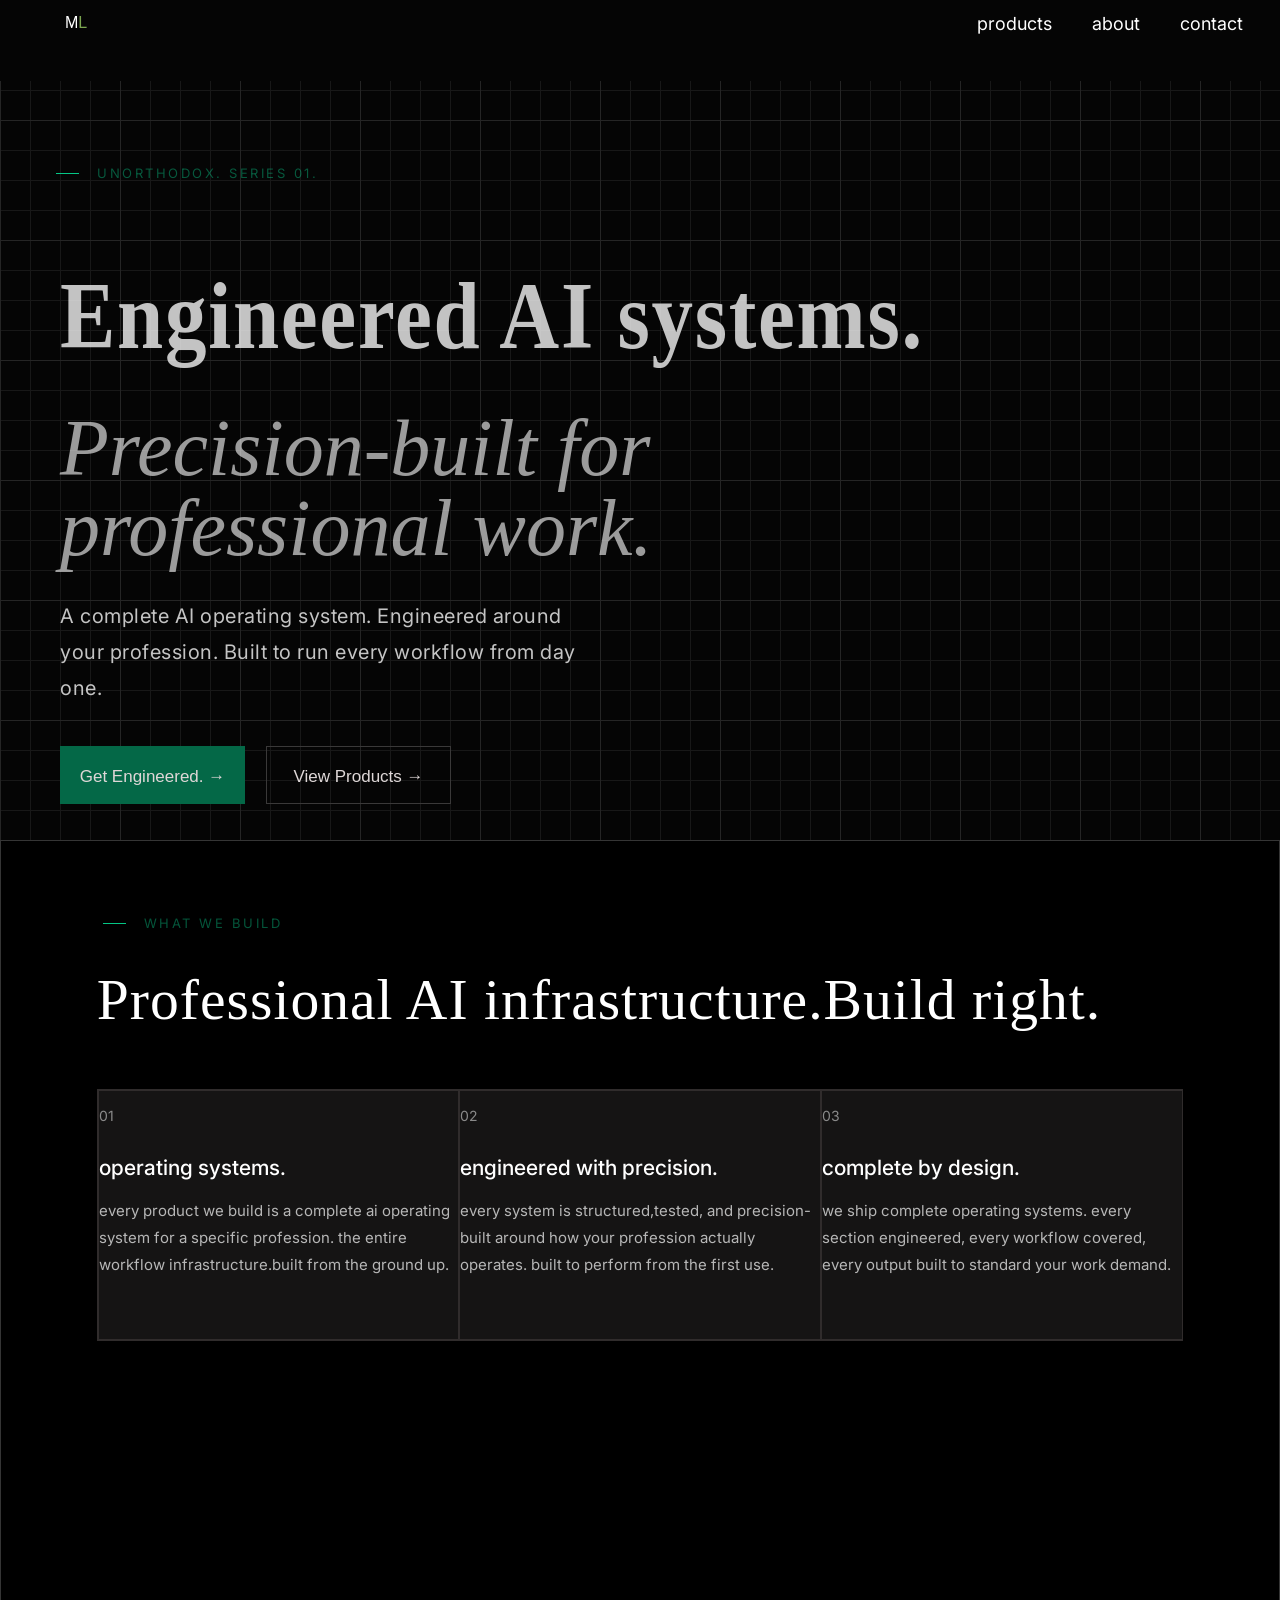
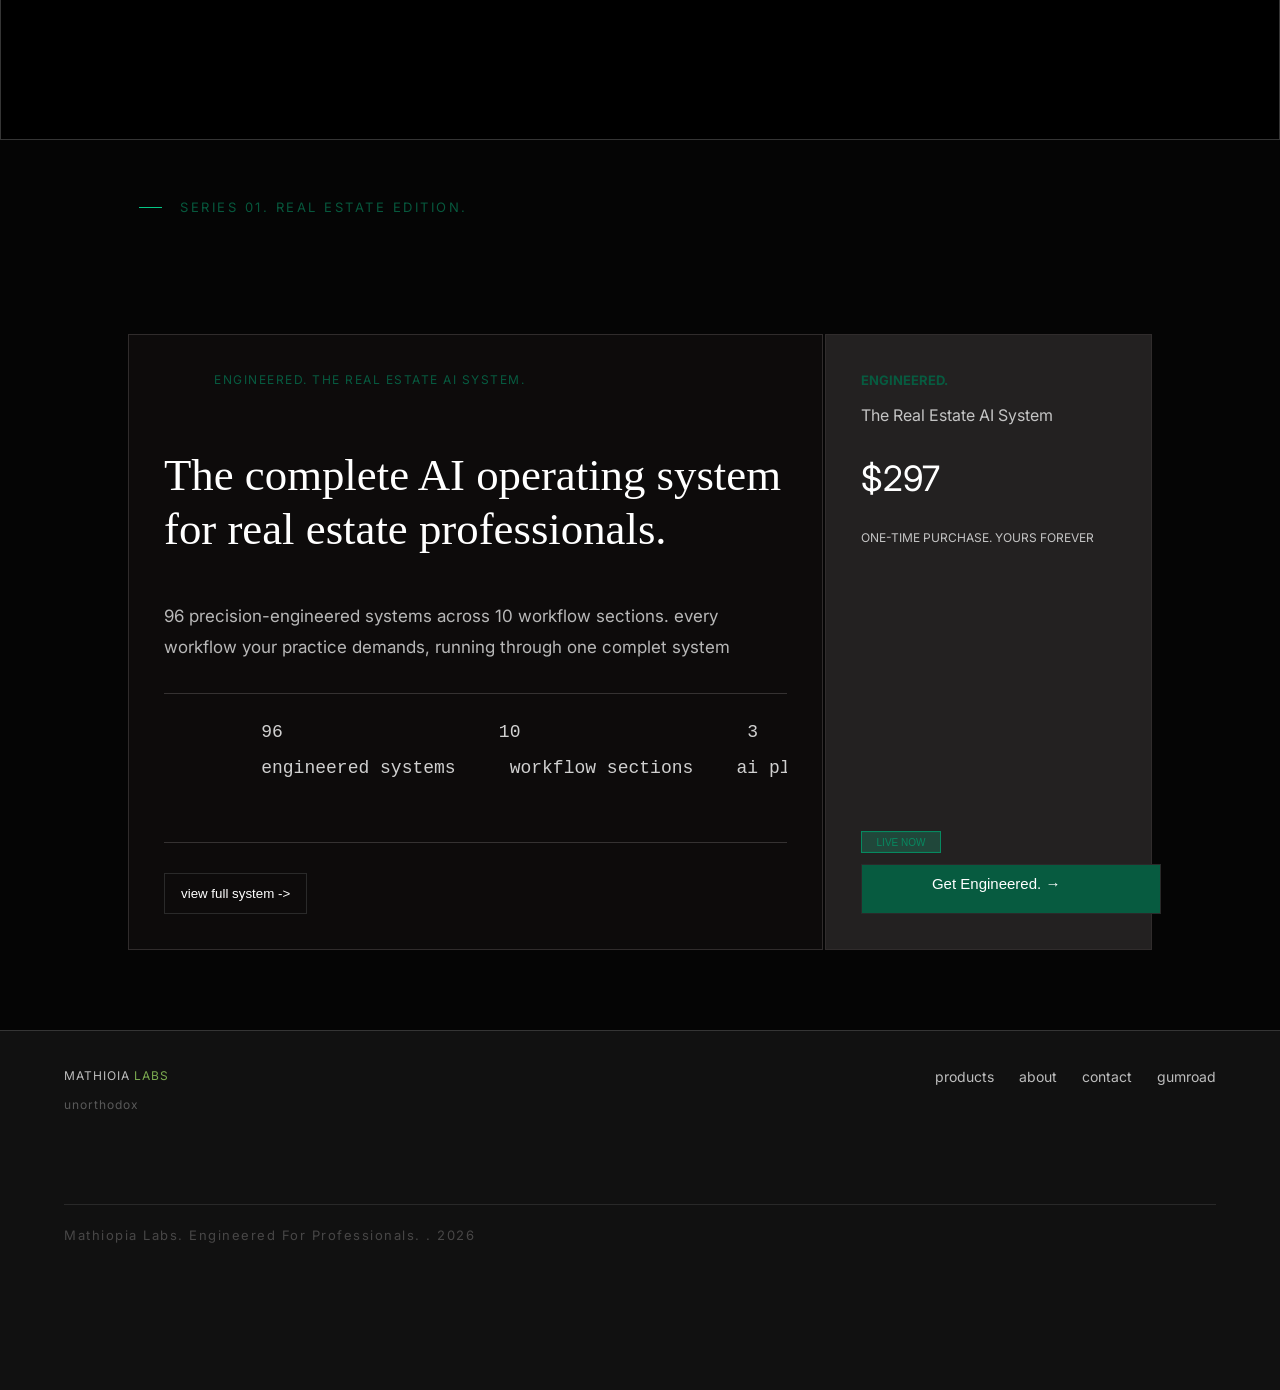
<file: index.html>
<!doctype html>
<html lang="en">
  <head>
    <meta charset="UTF-8" />
    <meta name="viewport" content="width=device-width, initial-scale=1.0" />

    <title>mathiopialabs</title>
    <link rel="stylesheet" href="css/styles.css" />
    <link
      href="https://fonts.googleapis.com/css2?family=Inter:wght@400;500;600;700&display=swap"
      rel="stylesheet"
    />
    
  </head>
  <body>
    <header>
      <div class="logo">
        <a href="index.html">M<span>L</span></a>
      </div>
      <nav>
        <a href="products.html">products</a>
        <a href="about.html">about</a>
        <a href="contact.html">contact</a>
      </nav>
      <div class="link">
        <button class="link-btn">
          <a href="#links" target="_blank">get engineered. </a>
        </button>
      </div>
    </header>
    <main>
      <section class="unortho">
        <button><span></span></button>
        <p>unorthodox. series 01.</p>
      </section>
      <section class="hero">
        <div class="hero-title">
          <h1>Engineered AI systems.</h1>
          <h2>Precision-built for professional work.</h2>
          <p>
            A complete AI operating system. Engineered around your profession.
            Built to run every workflow from day one.
          </p>
        </div>
        <div class="button">
          <button class="btn">
            <a href="#links" target="_blank">get engineered. </a>
          </button>
          <button class="bttn">
            <a href="products.html">view products </a>
          </button>
        </div>
      </section>
      <section class="hero-texts">
        <div class="hero-text">
          <div class="text">
            <button><span></span></button>
            <p>what we build</p>
          </div>
          <h3>Professional AI infrastructure.Build right.</h3>
          <div class="texts">
            <div class="operate">
              <p>01</p>
              <h4>operating systems.</h4>
              <p>
                every product we build is a complete ai operating system for a
                specific profession. the entire workflow infrastructure.built
                from the ground up.
              </p>
            </div>
            <div class="engine">
              <p>02</p>
              <h4>engineered with precision.</h4>
              <p>
                every system is structured,tested, and precision-built around
                how your profession actually operates. built to perform from the
                first use.
              </p>
            </div>
            <div class="design">
              <p>03</p>
              <h4>complete by design.</h4>
              <p>
                we ship complete operating systems. every section engineered,
                every workflow covered, every output built to standard your work
                demand.
              </p>
            </div>
          </div>
        </div>
      </section>
      <section class="infoss">
        <div class="seri">
          <button><span></span></button>
          <p>series 01. real estate edition.</p>
        </div>

        <div class="info">
          <div class="infos">
            <p class="title">engineered. the real estate ai system.</p>
            <p class="description">
              The complete AI operating system for real estate professionals.
            </p>
            <p class="details">
              96 precision-engineered systems across 10 workflow sections. every
              workflow your practice demands, running through one complet system
            </p>

            <div class="pre">
              <pre>
         96                    10                     3
         engineered systems     workflow sections    ai platforms
        </pre
              >
            </div>
            <button><a href="products.html">view full system -></a></button>
          </div>
          <div class="others">
            <h4>engineered.</h4>
            <p>The Real Estate AI System</p>
            <p class="price">$297</p>
            <p class="detail">one-time purchase. yours forever</p>
            <button class="btns">live now</button>
            <button class="button">
              <a href="#links" target="_blank" 
                >get engineered. 
              </a>
            </button>
          </div>
        </div>
      </section>
    </main>
    <footer>
      <div class="contact-footer">
        <div class="footer">
          <p class="mati">mathioia <span>labs</span></p>
          <p class="par">unorthodox</p>
        </div>
        <div class="nav">
          <a href="products.html">products</a>
          <a href="about.html">about</a>
          <a href="contact.html">contact</a>
          <a href="gumrroad.html">gumroad</a>
        </div>
      </div>

      <p class="copy">mathiopia labs. engineered for professionals. . 2026</p>
    </footer>
  </body>
</html>
</file>
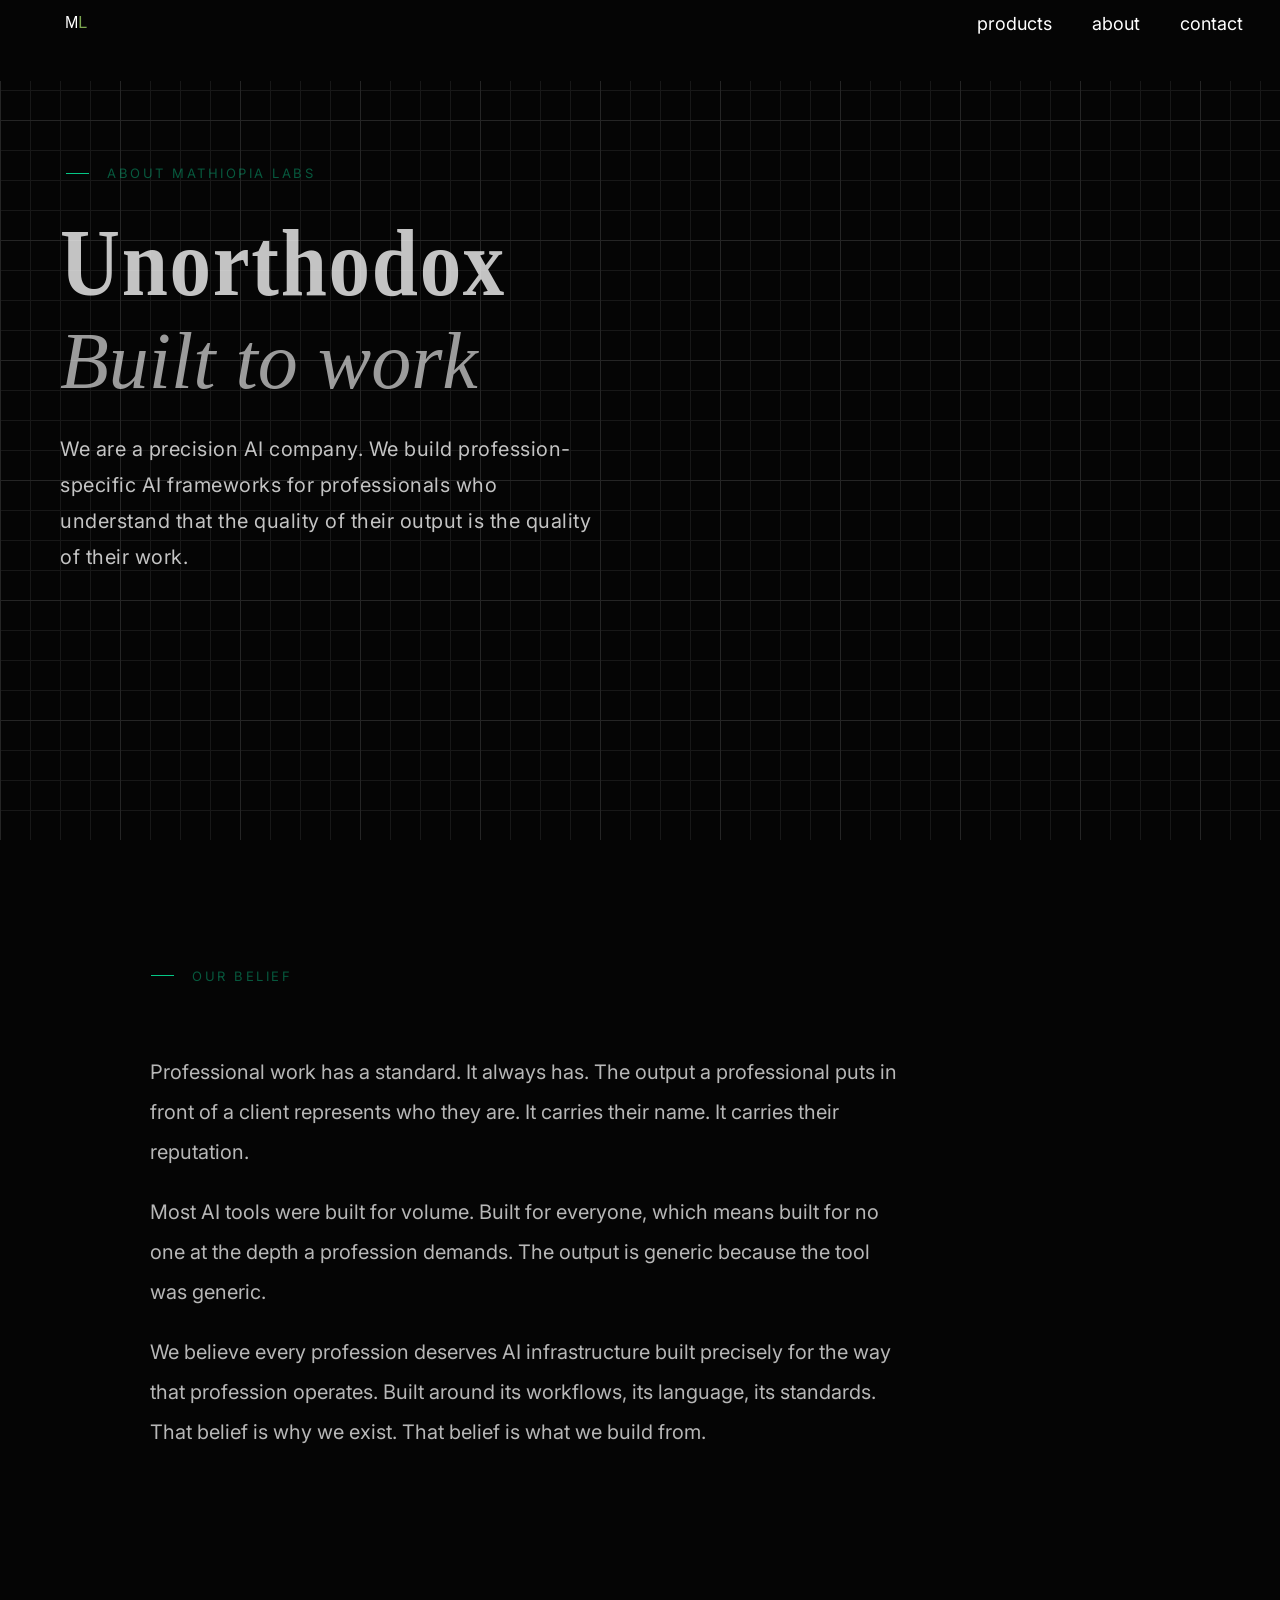
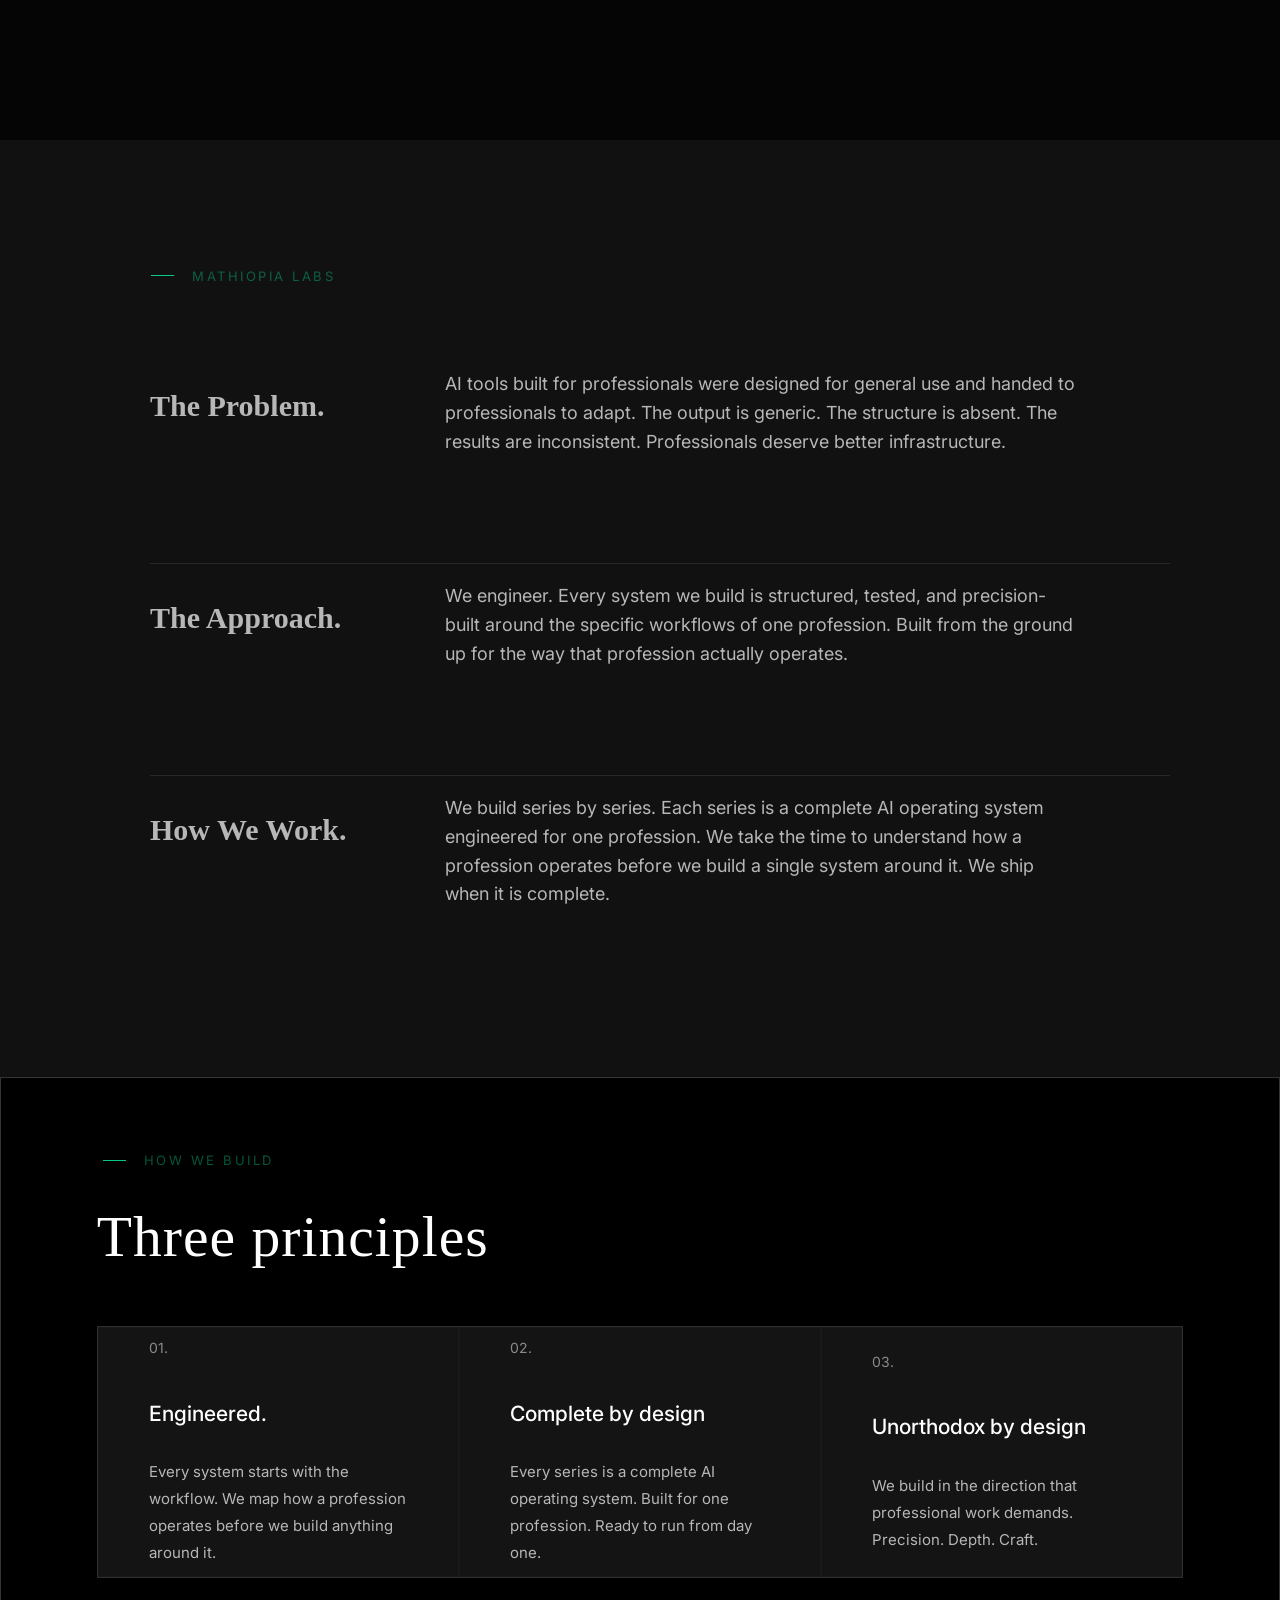
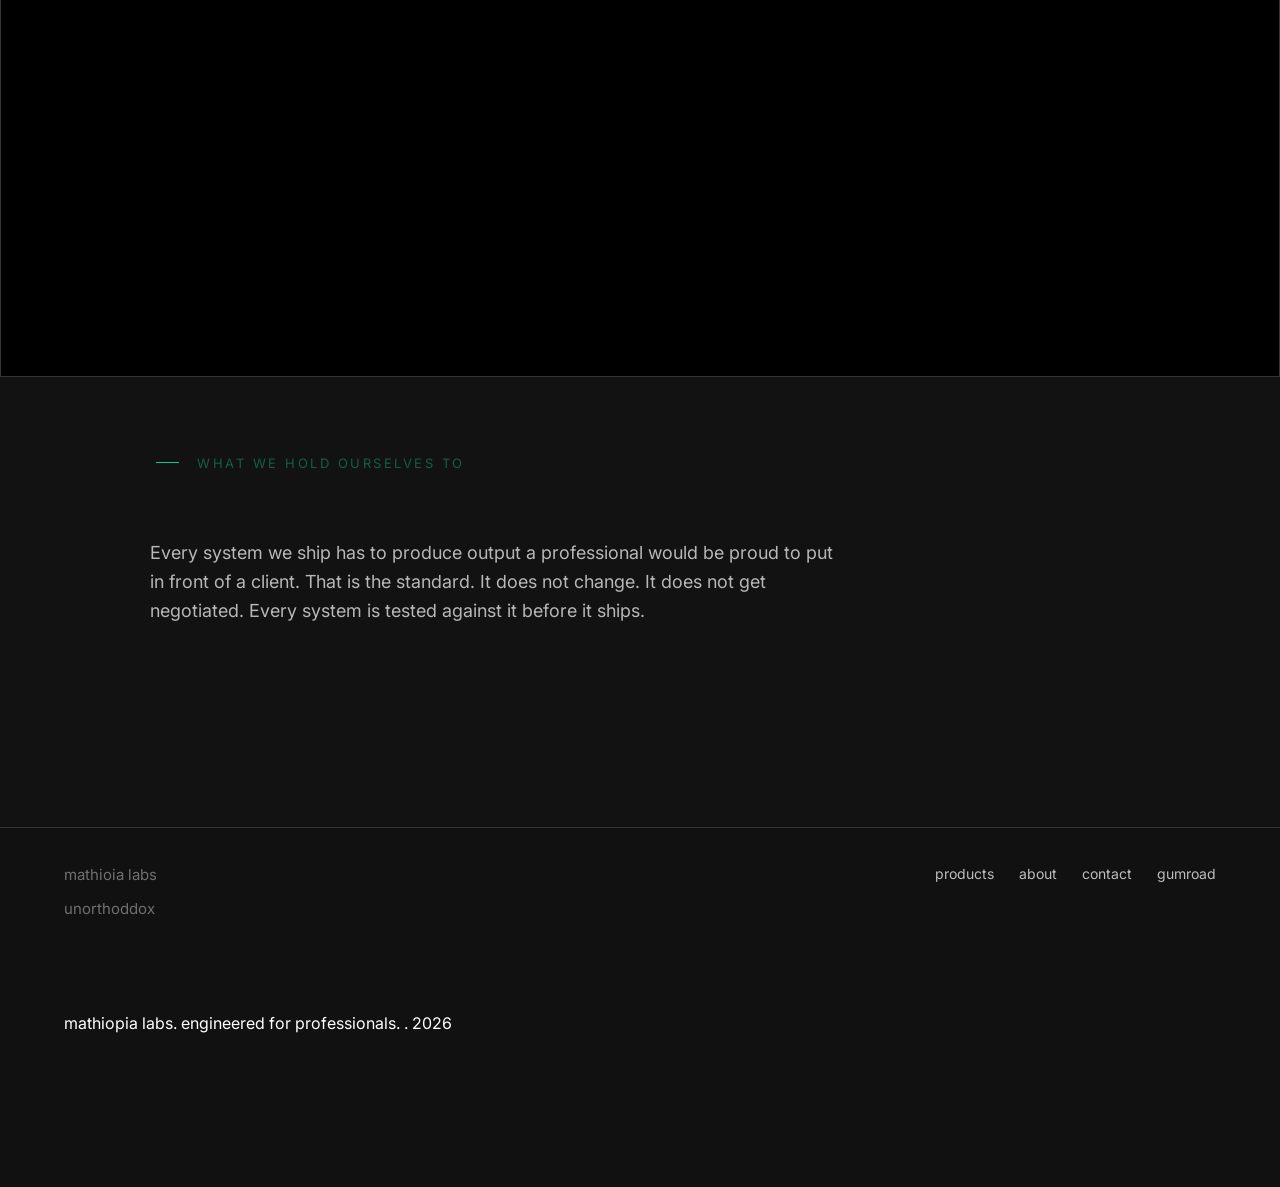
<file: about.html>
<!doctype html>
<html lang="en">
  <head>
    <meta charset="UTF-8" />
    <meta name="viewport" content="width=device-width, initial-scale=1.0" />
    
 
    <title>mathiopialabs</title>
    <link rel="stylesheet" href="css/styles.css">
    <link rel="preconnect" href="https://fonts.googleapis.com">
<link rel="preconnect" href="https://fonts.gstatic.com" crossorigin>
<link href="https://fonts.googleapis.com/css2?family=Inter:wght@400;500;600;700&display=swap" rel="stylesheet">
</head>
<body>
    <header>
        <div class="logo">
          
<a href="index.html">M<span>L</span></a>
        </div>
<nav>
<a href="products.html">products</a>
<a href="about.html">about</a>
<a href="contact.html">contact</a>

</nav>
<div class="link">
    <button class="link-btn">
      <a href="gumrroad.html" target="_blank">get engineered.  </a>
    </button>

</div>
    </header>
<main>
    <section class="labss">
        <div class="labs">
       
<button><span></span></button>
<p>about mathiopia labs</p>
</div>
        <div class="about">
        <div class="about-title">
            <h1>Unorthodox</h1>
            <h2>Built to work</h2>
            <p>We are a precision AI company. We build profession-specific AI frameworks for professionals who understand that the quality of their output is the quality of their work.</p>

        </div>
        


    </div>
    </section>
    <section class="our">
        <div class="belief">
            <button><span></span></button>
            <p>our belief</p>

        </div>
        <div class="about-us">
            <p>Professional work has a standard. It always has. The output a professional puts in front of a client represents who they are. It carries their name. It carries their reputation.</p>
            <p>Most AI tools were built for volume. Built for everyone, which means built for no one at the depth a profession demands. The output is generic because the tool was generic.</p>
            <p>We believe every profession deserves AI infrastructure built precisely for the way that profession operates. Built around its workflows, its language, its standards. That belief is why we exist. That belief is what we build from.</p>

        </div>

    </section>
    
    <section class="about-text">
        <div class="mathi">
        <button><span></span></button>
        <p>MATHIOPIA LABS</p>

    </div>
        <div class="problem">
            <h3>The Problem.</h3>
            <p>AI tools built for professionals were designed for general use and handed to professionals to adapt. The output is generic. The structure is absent. The results are inconsistent. Professionals deserve better infrastructure.</p>

        </div>
        <div class="approach">
<h3>The Approach.</h3>
<p>We engineer. Every system we build is structured, tested, and precision-built around the specific workflows of one profession. Built from the ground up for the way that profession actually operates.</p>
        </div>
        <div class="work">
            <h3>How We Work.</h3>
            <p>We build series by series. Each series is a complete AI operating system engineered for one profession. We take the time to understand how a profession operates before we build a single system around it. We ship when it is complete.</p>

        </div>

    </section>
    
    <section class="hero-texts">
        <div class="hero-text">
            
<div class="text">
    <button><span></span></button>
    <p>How We Build</p>

</div>
<h3>Three principles</h3>
<div class="texts">
<div class="enginer">
<p>01.</p>
<h4>Engineered.</h4>
<p>Every system starts with the workflow. We map how a profession operates before we build anything around it.</p>

</div>
<div class="complete">
    <p>02.</p>
    <h4>Complete by design</h4>
    <p>Every series is a complete AI operating system. Built for one profession. Ready to run from day one.</p>


</div>
<div class="unorthodox">
    <p>03.</p>
    <h4>Unorthodox by design</h4>
    <p>We build in the direction that professional work demands. Precision. Depth. Craft.</p>

</div>
</div>

</div>
    </section>
<section class="hold">
    <div class="what">
        <button><span></span></button>
        <p>WHAT WE HOLD OURSELVES TO</p>
    </div>
    <p class="par">Every system we ship has to produce output a professional would be proud to put in front of a client. That is the standard. It does not change. It does not get negotiated. Every system is tested against it before it ships.</p>

</section>

</main>
<footer>
      <div class="contact-footer">
        <div class="footer">
          <p>mathioia labs</p>
          <p>unorthoddox</p>
        </div>
        <div class="nav">
          <a href="products.html">products</a>
          <a href="about.html">about</a>
          <a href="contact.html">contact</a>
          <a href="gumrroad.html">gumroad</a>
        </div>
      </div>

      <p>mathiopia labs. engineered for professionals. . 2026</p>
    </footer>
</body>
</html>
</file>
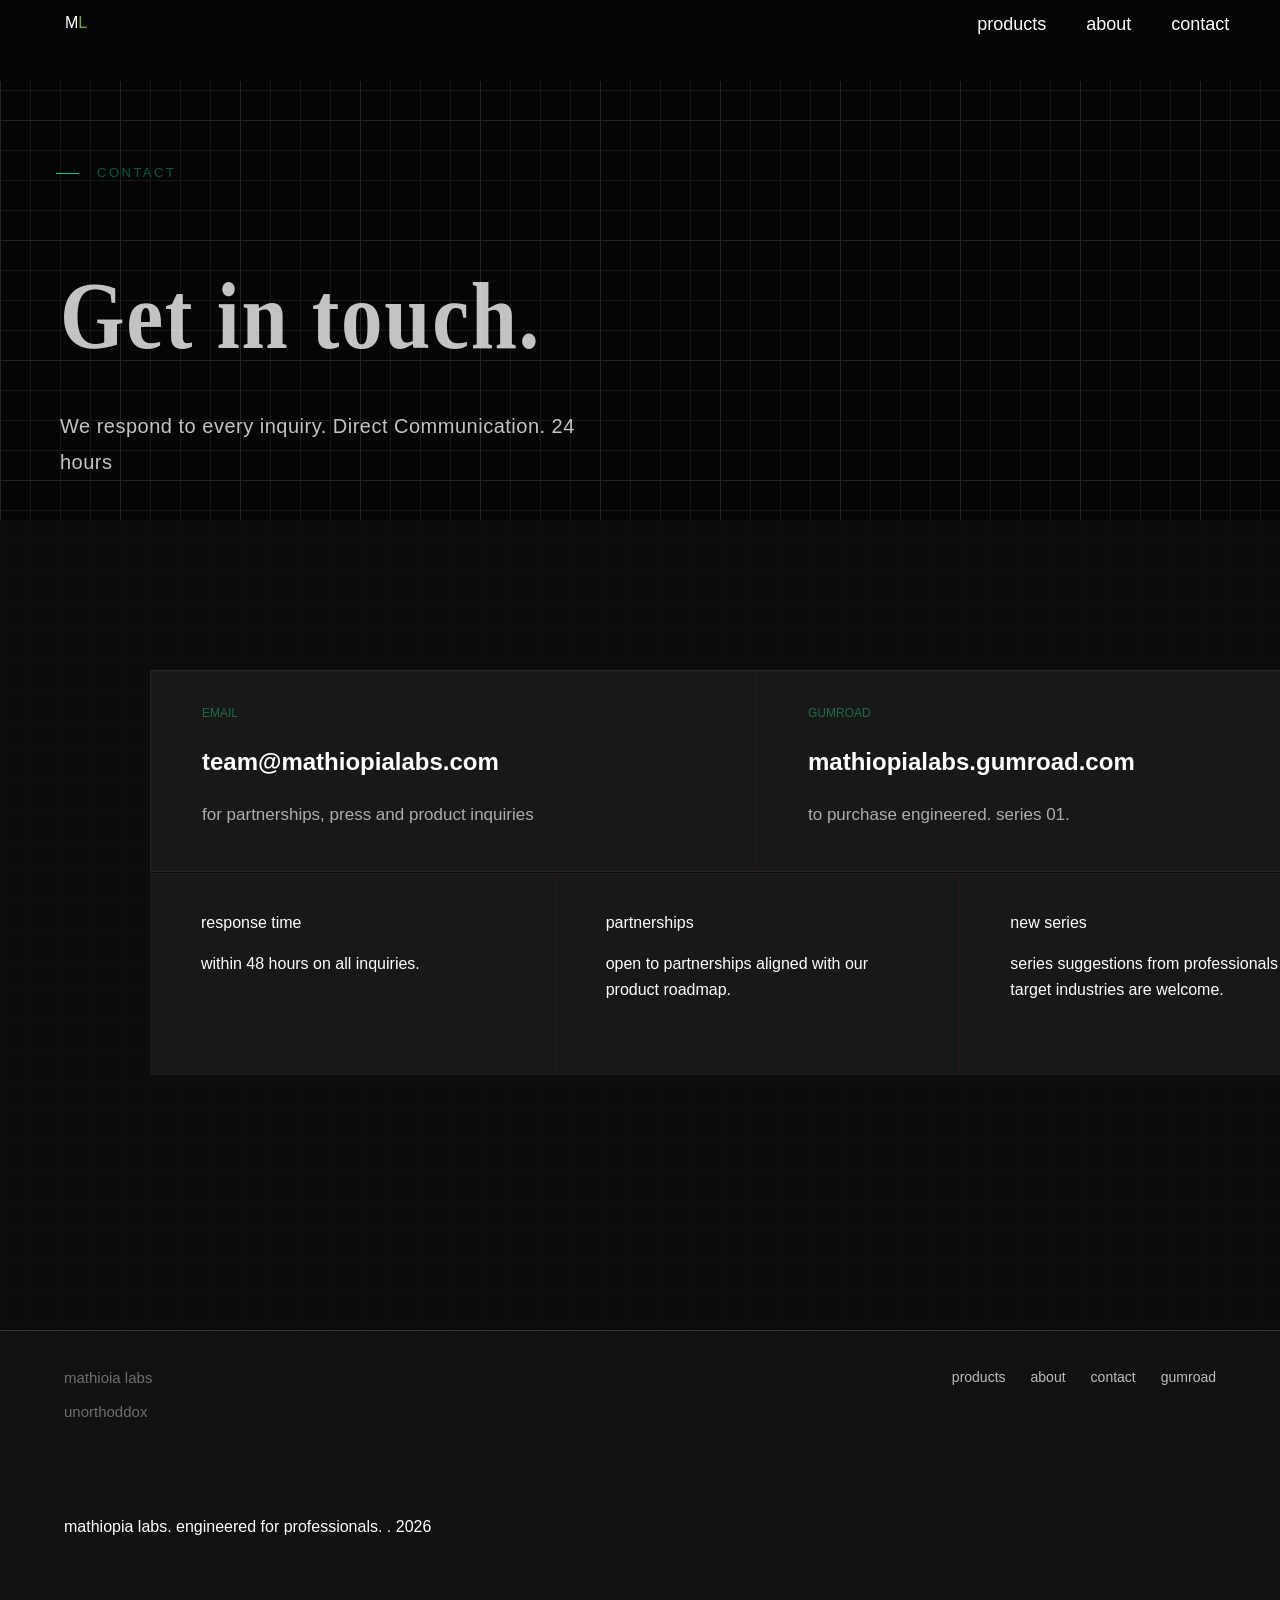
<file: contact.html>
<!doctype html>
<html lang="en">
  <head>
    <meta charset="UTF-8" />
    <meta name="viewport" content="width=device-width, initial-scale=1.0" />

    
    <title>mathiopialabs</title>
    <link rel="stylesheet" href="css/styles.css" />
  </head>
  <body>
    <header>
      <div class="logo">
        <a href="index.html">M<span>L</span></a>
      </div>
      <nav>
        <a href="products.html">products</a>
        <a href="about.html">about</a>
        <a href="contact.html">contact</a>
      </nav>
      <div class="link">
        <button class="link-btn">
          <a href="#links" target="_blank">get engineered. </a>
        </button>
      </div>
    </header>
    <main>
      <section class="contact">
        <div class="title">
          <button><span></span></button>
          <p>contact</p>
        </div>
        <div class="par">
          <h1>Get in touch.</h1>
          <p>We respond to every inquiry. Direct Communication. 24 hours</p>
        </div>
      </section>
      <section class="contacts">
        <div class="contac">
        <div class="contact-info">
          <div class="email">
            <p class="pp">EMAIL</p>
            <h2><a href="mailto:team@mathiopialabs.com">team@mathiopialabs.com</a></h2>
            <p>for partnerships, press and product inquiries</p>
          </div>
          <div class="gumroad">
            <p class="pp">GUMROAD</p>
            <h2>
              <a href="#links" target="_blank">mathiopialabs.gumroad.com</a>
            </h2>
            <p>to purchase engineered. series 01.</p>
          </div>
        </div>
        <div class="others-info">
          <div class="response">
            <p class="tit">response time</p>
            <p class="des">within 48 hours on all inquiries.</p>
          </div>
          <div class="partner">
            <p class="tit">partnerships</p>
            <p class="des">
              open to partnerships aligned with our product roadmap.
            </p>
          </div>
          <div class="new">
            <p class="tit">new series</p>
            <p class="des">
              series suggestions from professionals in target industries are
              welcome.
            </p>
          </div>
        </div>
        </div>
      </section>
    </main>
    <div>
      <footer>
      <div class="contact-footer">
      <div class="footer">
        <p>mathioia labs</p>
        <p>unorthoddox</p>
        </div>
        <div class="nav">
          <a href="products.html">products</a>
          <a href="about.html">about</a>
          <a href="contact.html">contact</a>
          <a href="gumrroad.html">gumroad</a>
        </div>
      </div>
    
      <p>mathiopia labs. engineered for professionals. . 2026</p>
    </footer>
  </body>
</html>
</file>
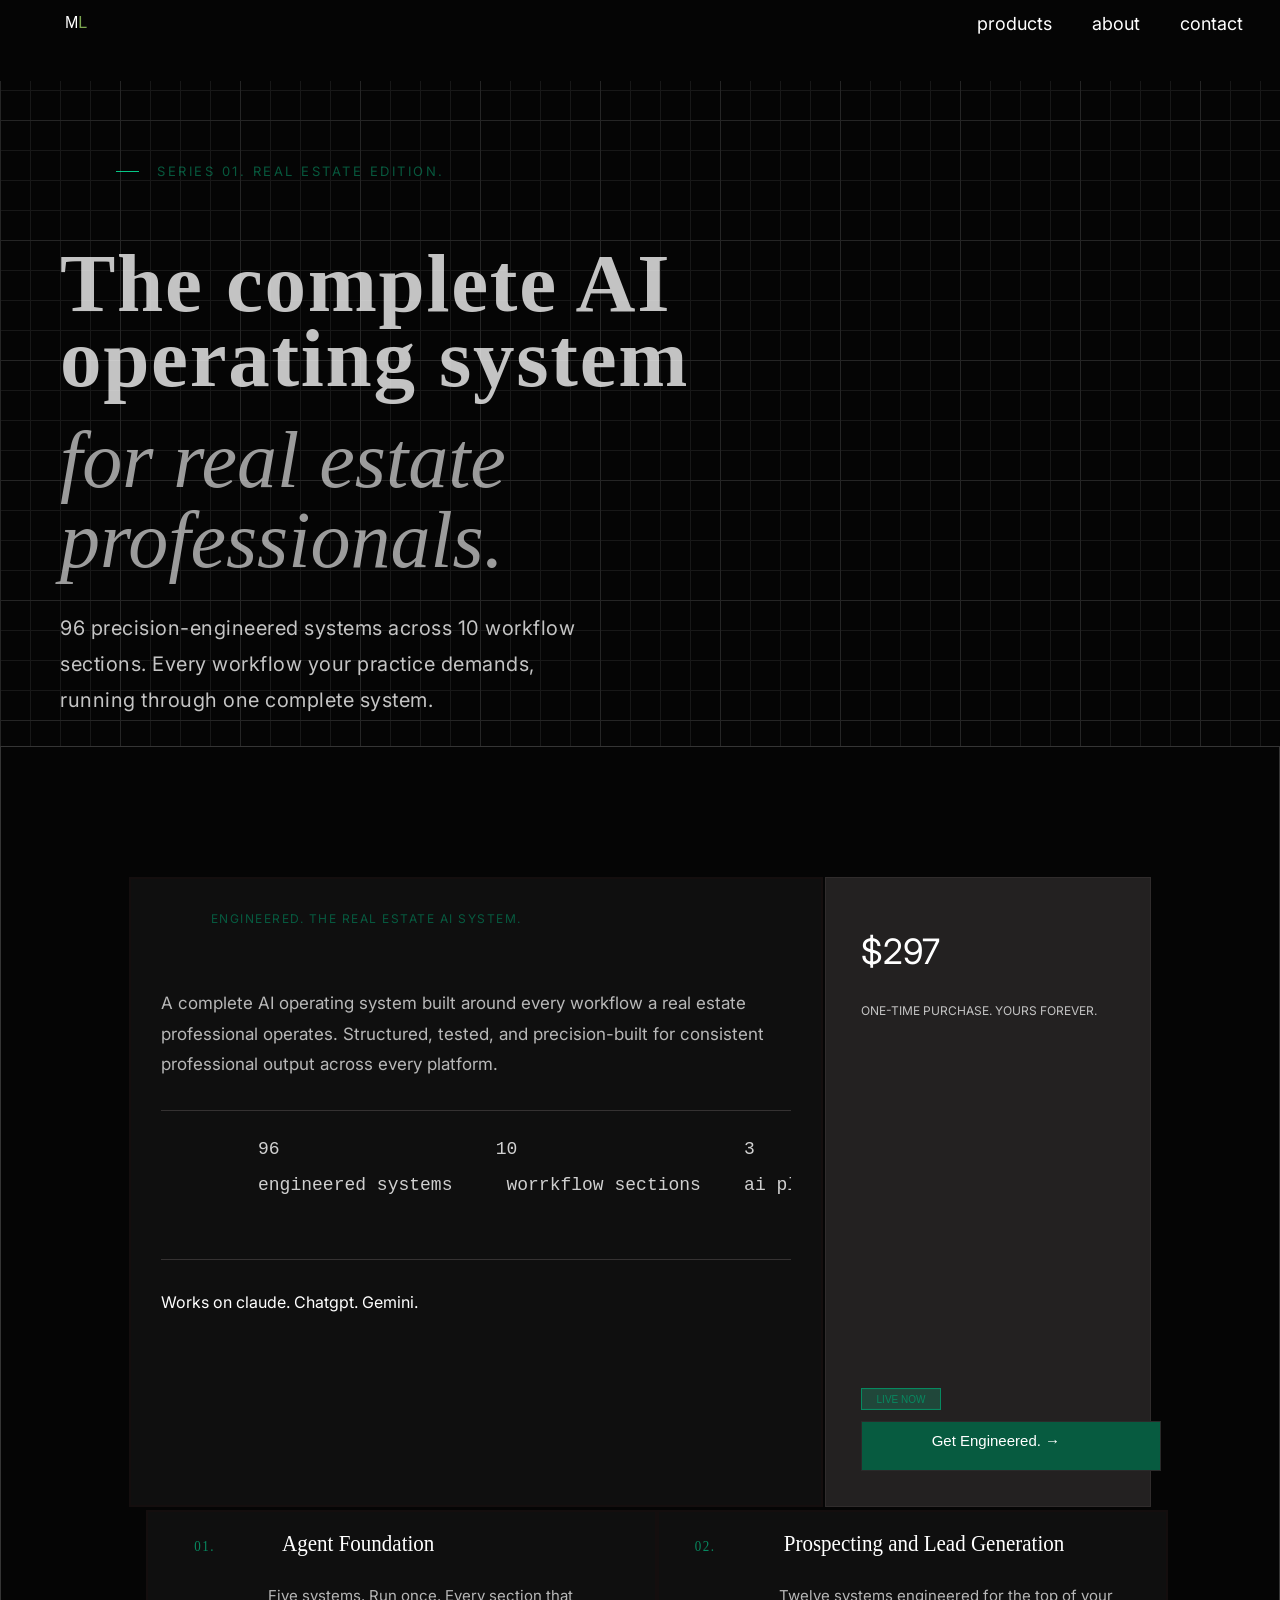
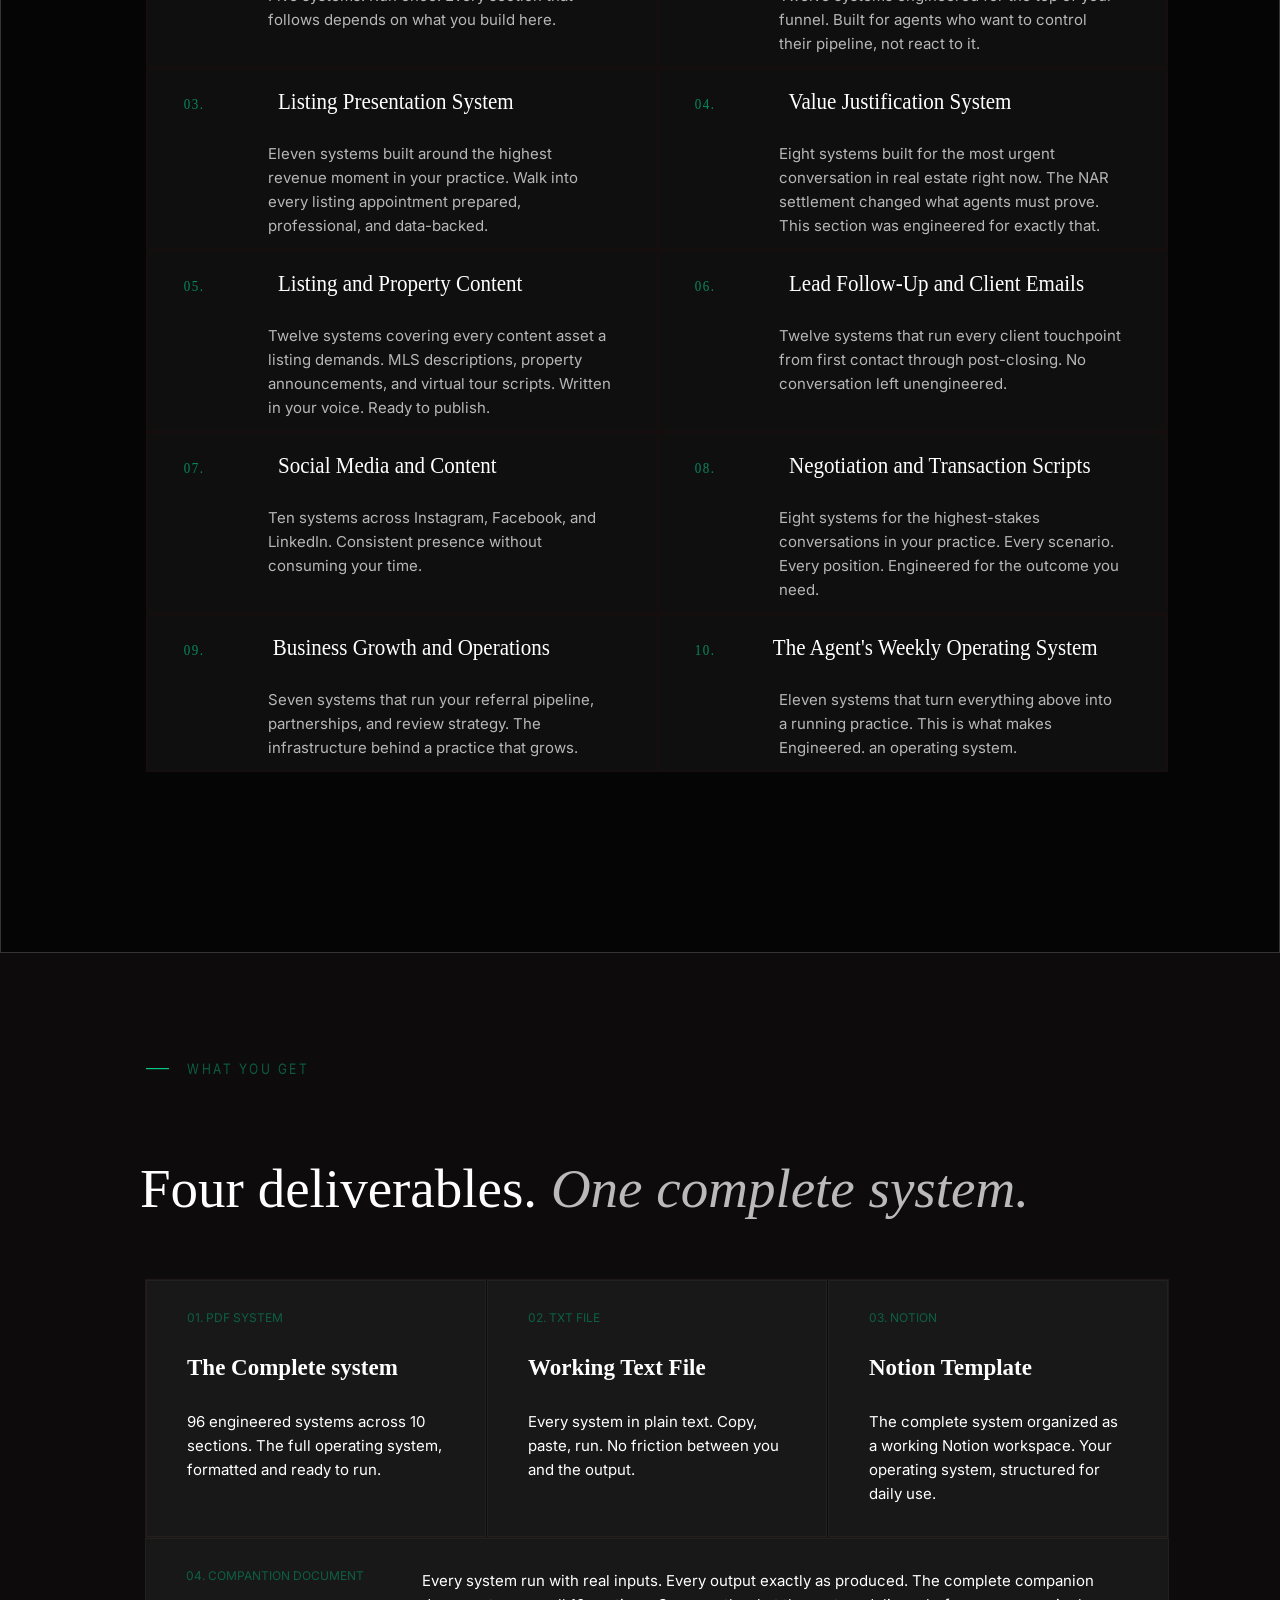
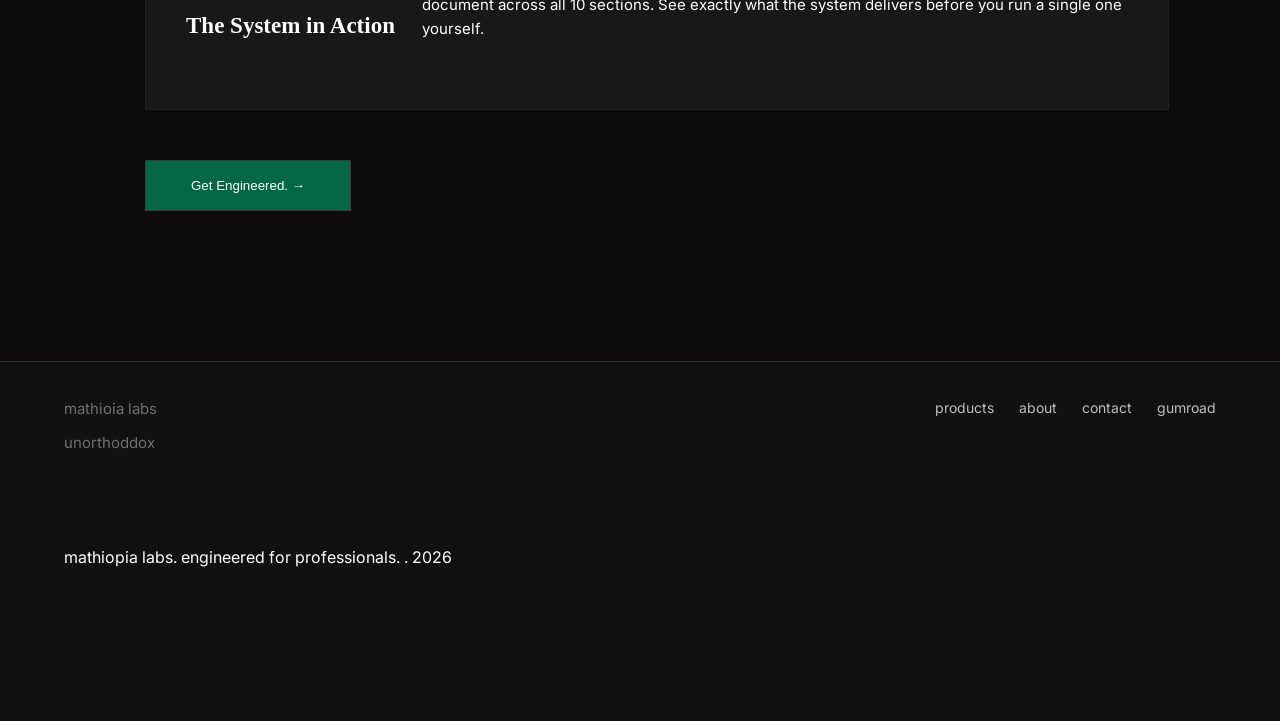
<file: products.html>
<!doctype html>
<html lang="en">
  <head>
    <meta charset="UTF-8" />
    <meta name="viewport" content="width=device-width, initial-scale=1.0" />
    <link rel="stylesheet" href="css/styles.css" />
    <link rel="preconnect" href="https://fonts.googleapis.com" />
    <link rel="preconnect" href="https://fonts.gstatic.com" crossorigin />
    <link
      href="https://fonts.googleapis.com/css2?family=Inter:wght@400;500;600;700&display=swap"
      rel="stylesheet"
    />

    <title>mathiopialabs</title>
  </head>
  <body>
    <header>
      <div class="logo">
        <a href="index.html">M<span>L</span></a>
      </div>
      <nav>
        <a href="products.html">products</a>
        <a href="about.html" >about</a>
        <a href="contact.html">contact</a>
      </nav>
      <div class="link">
        <button class="link-btn">
          <a href="gumrroad.html" target="_blank">get engineered.  </a>
        </button>
      </div>
    </header>
    <main>
      <section class="product">
        <div class="title">
          <button><span></span></button>
          <p>series 01. real estate edition.</p>
        </div>
        <div class="par">
          <h1>The complete AI operating system</h1>
          <h2>for real estate professionals.</h2>
          <p>
            96 precision-engineered systems across 10 workflow sections. Every
            workflow your practice demands, running through one complete system.
          </p>
        </div>
      </section>
      <section class="product-info">
        <div class="infs">
          <div class="info">
            <div class="infos">
              <p class="title">ENGINEERED. THE REAL ESTATE AI SYSTEM.</p>
              <p class="details">
                A complete AI operating system built around every workflow a
                real estate professional operates. Structured, tested, and
                precision-built for consistent professional output across every
                platform.
              </p>
              <div class="pre">
                <pre>
         96                    10                     3
         engineered systems     worrkflow sections    ai platforms
        </pre
                >
              </div>
              <p>Works on claude. Chatgpt. Gemini.</p>
            </div>
            <div class="others">
              <p class="price">$297</p>
              <p class="detail">One-time purchase. Yours Forever.</p>
              <button class="btns">live now</button>
              <button class="button">
                <a href="gumrroad.html" target="_blank">get engineered.  </a>
              </button>
            </div>
          </div>
          <div class="product-text">
            <div class="product-par">
              <pre>     <span>01.</span>             Agent Foundation</pre>
              <p>
                Five systems. Run once. Every section that follows depends on
                what you build here.
              </p>
            </div>
            <div class="product-par">
              <pre>   <span>02.</span>             Prospecting and Lead Generation</pre>
              <p>
                Twelve systems engineered for the top of your funnel. Built for
                agents who want to control their pipeline, not react to it.
              </p>
            </div>
            <div class="product-par">
              <pre>   <span>03.</span>              Listing Presentation System</pre>
              <p>
                Eleven systems built around the highest revenue moment in your
                practice. Walk into every listing appointment prepared,
                professional, and data-backed.
              </p>
            </div>
            <div class="product-par">
              <pre>   <span>04.</span>              Value Justification System</pre>
              <p>
                Eight systems built for the most urgent conversation in real
                estate right now. The NAR settlement changed what agents must
                prove. This section was engineered for exactly that.
              </p>
            </div>
            <div class="product-par">
              <pre>   <span>05.</span>              Listing and Property Content</pre>
              <p>
                Twelve systems covering every content asset a listing demands.
                MLS descriptions, property announcements, and virtual tour
                scripts. Written in your voice. Ready to publish.
              </p>
            </div>
            <div class="product-par">
              <pre>   <span>06.</span>              Lead Follow-Up and Client Emails</pre>
              <p>
                Twelve systems that run every client touchpoint from first
                contact through post-closing. No conversation left unengineered.
              </p>
            </div>
            <div class="product-par">
              <pre>   <span>07.</span>              Social Media and Content</pre>
              <p>
                Ten systems across Instagram, Facebook, and LinkedIn. Consistent
                presence without consuming your time.
              </p>
            </div>
            <div class="product-par">
              <pre>   <span>08.</span>              Negotiation and Transaction Scripts</pre>
              <p>
                Eight systems for the highest-stakes conversations in your
                practice. Every scenario. Every position. Engineered for the
                outcome you need.
              </p>
            </div>
            <div class="product-par">
              <pre>   <span>09.</span>             Business Growth and Operations</pre>
              <p>
                Seven systems that run your referral pipeline, partnerships, and
                review strategy. The infrastructure behind a practice that
                grows.
              </p>
            </div>
            <div class="product-par">
              <pre>   <span>10.</span>           The Agent's Weekly Operating System</pre>
              <p>
                Eleven systems that turn everything above into a running
                practice. This is what makes Engineered. an operating system.
              </p>
            </div>
          </div>
        </div>
      </section>
      <section class="product-infos">
        <div class="gets">
        <div class="get">
        
          <button><span></span></button>
          <p>WHAT YOU GET</p>
        </div>
        <h2>Four deliverables. <span>One complete system.</span></h2>
        <div class="pro">
          <div class="pro-info">
            <div class="pdf">
              <p>01. PDF SYSTEM</p>
              <h3>The Complete system</h3>
              <p class="pros">
                96 engineered systems across 10 sections. The full operating
                system, formatted and ready to run.
              </p>
            </div>
            <div class="txt">
              <p>02. TXT FILE</p>
              <h3>Working Text File</h3>
              <p class="pros">
                Every system in plain text. Copy, paste, run. No friction
                between you and the output.
              </p>
            </div>
            <div class="notion">
              <p>03. NOTION</p>
              <h3>Notion Template</h3>
              <p class="pros">
                The complete system organized as a working Notion workspace.
                Your operating system, structured for daily use.
              </p>
            </div>
          </div>
          <div class="company">
            <div>
            <p>04. COMPANTION DOCUMENT</p>
            <h3>The System in Action</h3>
            </div>
            <p class="pros">
              Every system run with real inputs. Every output exactly as
              produced. The complete companion document across all 10 sections.
              See exactly what the system delivers before you run a single one
              yourself.
            </p>
          </div>
        </div>
        <button class="bt">
          <a href="gumrroad.html" target="_blank">get engineered. </a>
        </button>
        </div>
      </section>
    </main>
    <footer>
      <div class="contact-footer">
        <div class="footer">
          <p>mathioia labs</p>
          <p>unorthoddox</p>
        </div>
        <div class="nav">
          <a href="products.html">products</a>
          <a href="about.html">about</a>
          <a href="contact.html">contact</a>
          <a href="gumrroad.html">gumroad</a>
        </div>
      </div>

      <p>mathiopia labs. engineered for professionals. . 2026</p>
    </footer>
  </body>
</html>
</file>
<file: css/styles.css>
/* ==============================
   1. GLOBAL STYLES
============================== */

* {
  box-sizing: border-box;
}

html {
  scroll-behavior: smooth;
}

body {
  margin: 0;
  padding: 0;
  min-height: 100vh;
  color: white;
  background-color: #050505;
  font-family: "Inter", Arial, sans-serif;
  line-height: 1.6;

  /* Large and small background grids */
  background-image:
    linear-gradient(to right, #252525 1px, transparent 1px),
    linear-gradient(to bottom, #252525 1px, transparent 1px),
    linear-gradient(to right, #181818 1px, transparent 1px),
    linear-gradient(to bottom, #181818 1px, transparent 1px);

  background-size:
    120px 120px,
    120px 120px,
    30px 30px,
    30px 30px;
}

a {
  color: inherit;
  text-decoration: none;
}

button {
  font: 100% inherit;
  cursor: pointer;
}
button a {
  display: inline-block;
}

/* ==============================
   2. HEADER AND NAVIGATION
============================== */
header {
  display: flex;
  height: 9vh;
  background-color: #050505;

  gap: 20px;
  position: sticky;
  left: 0;
  top: 0;
  z-index: 1000;
  padding: 10px 10px;

  margin-bottom: 75px;
}
.logo {
  margin-left: 55px;
  margin-right: 600px;
}
.logo a {
  color: white;
  text-decoration: none;
  font-family: "Gill Sans", "Gill Sans MT", Calibri, "Trebuchet MS", sans-serif;
  margin-right: 170px;
}
.logo span {
  color: rgb(123, 166, 80);
  font-size: 16px;
}
nav {
  display: flex;
  justify-content: space-between;
  gap: 40px;
  font-size: 18px;
  margin-left: 100px;
  margin-right: 10px;
}
.link-btn {
  padding: 10px 16px;
  background-color: rgb(4, 104, 71);
  border: 1px solid #3b3b3b;
  color: white;
  transition: background-color 0.25s ease;
  margin-left: 50px;
  text-align: center;
}
.link-btn::after {
  content: " →";
}

/* ==============================
   3. SHARED SECTION LABELS
============================== */

.unortho,
.text,
.seri,
.labs,
.belief,
.build,
.mathi,
.what,
.title,
.get {
  display: flex;
  align-items: center;
  gap: 12px;

  margin: 0px 0px 60px 50px;
}

.unortho p,
.text p,
.seri p,
.labs p,
.belief p,
.build p,
.mathi p,
.what p,
.title p,
.get p {
  margin: 0;
  color: rgba(11, 218, 149, 0.388);
  font-family: inter, Arial, sans-serif;
  font-size: 13px;
  letter-spacing: 2.5px;
  text-transform: uppercase;
}

.unortho button,
.text button,
.seri button,
.labs button,
.belief button,
.build button,
.mathi button,
.what button,
.title button,
.get button {
  display: flex;
  align-items: center;
  justify-content: center;

  width: 35px;
  height: 30px;
  flex-shrink: 0;

  background: transparent;
  border: none;
  margin: 2px 0px;
}

.unortho span,
.text span,
.seri span,
.labs span,
.belief span,
.build span,
.mathi span,
.what span,
.title span,
.get span {
  display: block;
  width: 50px;
  height: 1px;
  padding: 0;
  background-color: rgba(5, 244, 164, 0.811);
}

/* ==============================
   4. HERO SECTION
============================== */

.hero,
.about,
.product {
  width: min(900px, 87%);
  min-height: 590px;
  margin: 0px 60px;
}

.hero-title h1,
.about-title h1,
.product h1,.contact h1{
  margin: 0 0 25px;
  font-family: "Times New Roman", Georgia, serif;
  font-size: 5.19em;
  color: rgba(255, 255, 255, 0.76);
  transform: scaleY(1.15);

  letter-spacing: 1.7px;
}
.product h1 {
  line-height: 0.9;
  transform: scaleY(1);
}

.hero-title h2,
.about-title h2,
.product h2 {
  margin: 0 0 30px;
  color: rgba(255, 255, 255, 0.6);
  font-family: "Times New Roman", Georgia, serif;
  font-size: 5em;
  font-weight: 400;
  line-height: 1;
  font-style: oblique;
}

.hero-title p,
.product .par p,
.about-title p,.contact .par p {
  width: min(550px, 100%);

  color: #c4c4c4;
  font-size: 20px;
  line-height: 1.8;
  letter-spacing: 0.5px;
  margin-bottom: 40px;
}

/* ==============================
   5. HERO BUTTONS
============================== */
.button {
  display: flex;

  flex-wrap: wrap;
  gap: 1px;
}

.hero .btn {
  width: 185px;
  height: 58px;
  padding: 20px 15px;
  background-color: rgb(4, 104, 71);

  border: 1px solid rgb(4, 104, 71);
}
.hero button a {
  color: rgb(222, 215, 215);
  font-size: 17px;
  text-decoration: none;
  text-transform: capitalize;
}
.hero button a::after {
  content: " →";
}
.hero .btn:hover {
  transform: translateY(-2px);
}
.hero button :hover {
  opacity: 1;
  color: white;
}
.hero .bttn {
  width: 185px;
  height: 58px;
  padding: 20px 15px;
  background-color: inherit;
  margin-left: 20px;
  border: 1px solid rgb(58, 57, 57);
}

/* ==============================
   6. WHAT WE BUILD SECTION
============================== */

.hero-texts {
  padding: 65px 0 80px;
  background-color: #131212;
  min-height: 100vh;
  border: 1px solid #353535;
}

.hero-text {
  width: 85%;
  max-width: 1250px;
  margin: 0 auto;
}

.text {
  margin: 0 0 25px;
}

.hero-text h3 {
  margin: 0 0 55px;
  font-family: "Times New Roman", Georgia, serif;
  font-size: clamp(36px, 4.5vw, 60px);
  font-weight: 400;
  line-height: 1.2;
  letter-spacing: 1px;
}

.texts {
  display: grid;
  grid-template-columns: repeat(3, minmax(0, 1fr));
  grid-template-rows: 250px;

  background-color: #151414;
  border: 1px solid #302c2c;
 
  
}

.texts .operate,
.texts .engine,
.texts .design,
.texts.enginer,
.texts.complete,
.texts.unorthodox {
 

  border: 1px solid #302c2c;
  transition: background-color 0.25s ease;
  
}
.enginer,
.complete,
.unorthodox{
  display:flex;
  flex-direction: column;
  justify-content: center;
  padding: 50px;
  border:1px solid rgb(26, 24, 24);
}

.texts .design {
  border-right: none;
}

.operate:hover,
.engine:hover,
.design:hover,
.enginer:hover,
.complete:hover,
.unorthodox:hover {
  background-color:#2c2b2b79;
}

.texts p:first-child {
  color: #8a8a8a;
  font-size: 14px;
}

.texts h4 {
  margin: 25px 0 15px;
  font-size: 21px;
  font-weight: 500;
  line-height: 1.4;
  overflow-wrap: anywhere;
}

.texts p:not(:first-child) {
  color: #b7b7b7;
  font-size: 15px;
  line-height: 1.8;
}

/* ==============================
   7. SERIES LABEL
============================== */

.seri {
  padding: 50px 6.5%;
  background-color: #050505;
}

/* ==============================
   8. PRODUCT SHOWCASE
============================== */

.infoss {
  padding: 0 0 80px;
  background-color: #050505;
}

.info,
.infs .info {
  display: grid;
  grid-template-columns: minmax(0, 1.7fr) minmax(260px, 0.8fr);
  gap: 2px;

  width: 80%;
  max-width: 1200px;
  margin: 0 auto;
}

.infos,
.others {
  min-width: 0;
  padding: 35px;
  border: 1px solid #302c2c;
  background-color: #0d0b0b;
}

.infos .title {
  margin-top: 0;
  color: #075b40;
  font-size: 12px;
  line-height: 1.6;
  letter-spacing: 1.5px;
  text-transform: uppercase;
}

.description {
  font-family: "Times New Roman", Georgia, serif;
  font-size: clamp(32px, 3.5vw, 48px);
  line-height: 1.2;
}

.details {
  color: #b8b8b8;
  font-size: 17px;
  line-height: 1.8;
}

.pre {
  display: flex;
  justify-content: space-between;
  overflow-x: auto;
  margin: 30px 0;
  border-top: 1px solid #353232;
  border-bottom: 1px solid #353232;
}

pre {
  max-width: 100%;
  margin: 20px 0;
  color: #d0d0d0;
  font-family: "Courier New", Courier, monospace;
  font-size: 18px;
  line-height: 2;
}

.infos button {
  padding: 12px 16px;
  color: white;
  background-color: transparent;
  border: 1px solid #2a2a2a;
}

.btns {
  width: 80px;
  text-align: center;

  height: 20px;
  background-color: rgba(28, 158, 115, 0.3);
  font-size: 10px;
  transform: scaleY(1.1);
  text-transform: uppercase;
  color: #078960;

  border: 1px solid;
}
.others .button {
  width: 300px;
  height: 50px;
  padding: 10px 70px;

  color: white;
  background-color: #075b40;
  border: 1px solid #2a2a2a;
  transition: background-color 0.25s ease;
}
.others .button a {
  text-align: center;
  color: white;
  text-decoration: none;
  font-size: 15px;
  text-transform: capitalize;
}
.others .button a::after {
  content: " →";
}
.others {
  display: flex;
  flex-direction: column;
  align-items: flex-start;
  gap: 12px;
  background-color: #232121;
}

.others h4 {
  margin: 0;
  font-size: 13px;
  text-transform: uppercase;
  color: #075b40;
}

.others p {
  margin: 0;
  color: #c4c4c4;
}

.others .price {
  margin: 10px 0;
  color: white;
  font-size: 35px;
}
p.detail {
  text-transform: uppercase;
  font-size: 12px;
  margin-bottom: auto;
}

/* ==============================
   9. FOOTER
============================== */

footer {
  padding: 35px 5% 20px;
  background-color: #111111;
  border-top: 1px solid #353535;
  height: 40vh;
}

.contact-footer {
  display: flex;
  justify-content: space-between;
  align-items: flex-start;
  flex-wrap: wrap;
  gap: 30px;
  margin-bottom: 80px;
}

.footer p {
  margin: 0 0 10px;
  color: #858585cf;
  font-size: 15px;
}
.footer .mati {
  font-size: 12px;
  letter-spacing: 1px;
  color: #bdbdbd;
  text-transform: uppercase;
}
.footer .par {
  font-size: 12px;
  letter-spacing: 1px;
  color: #bdbdbd6b;
}
.mati span {
  color: #7baa50;
  font-size: 12px;
  text-transform: uppercase;
}

.nav {
  display: flex;
  flex-wrap: wrap;
  gap: 25px;
}

.nav a {
  color: #bdbdbd;
  font-size: 14px;
  transition: color 0.25s ease;
}

.nav a:hover {
  color: #7baa50;
}

footer .copy {
  margin: 0;
  padding-top: 20px;
  color: #eee9e93f;
  font-size: 13px;
  border-top: 1px solid #292929;
  text-transform: capitalize;
  letter-spacing: 1.5px;
}

/* ==============================
   10. TABLET RESPONSIVENESS
============================== */

@media (max-width: 1000px) {
  header {
    gap: 20px;
    padding-right: 4%;
    padding-left: 4%;
  }

  nav {
    gap: 20px;
  }

  .hero {
    min-height: 580px;
  }

  .hero-text {
    width: 90%;
  }

  .texts .operate,
  .texts .engine,
  .texts .design {
    padding: 22px;
  }

  .info {
    width: 90%;
    grid-template-columns: minmax(0, 1.4fr) minmax(220px, 0.8fr);
  }

  .infos,
  .others {
    padding: 25px;
  }
}

/* ==============================
   11. MOBILE RESPONSIVENESS
============================== */

@media (max-width: 700px) {
  header {
    min-height: auto;
    flex-wrap: wrap;
    gap: 15px;
    padding: 15px 5%;
  }

  .logo a {
    font-size: 25px;
  }

  nav {
    order: 3;
    width: 100%;
    justify-content: space-between;
    gap: 12px;
  }

  nav a {
    font-size: 14px;
  }

  .link-btn {
    padding: 9px 12px;
    font-size: 13px;
  }

  .unortho {
    margin: 30px 5% 15px;
  }

  .unortho p,
  .text p,
  .seri p {
    font-size: 12px;
    letter-spacing: 1.5px;
  }

  .hero {
    width: 90%;
    min-height: auto;
    margin: 30px auto 80px;
  }

  .hero-title h1 {
    font-size: clamp(38px, 9vw, 55px);
  }

  .hero-title h2 {
    font-size: clamp(29px, 7vw, 42px);
  }

  .hero-title p {
    font-size: 16px;
  }

  .button {
    gap: 12px;
  }

  .hero .btn,
  .hero .pro {
    padding: 13px 14px;
    font-size: 13px;
  }

  .hero-texts {
    padding: 45px 0 55px;
  }

  .hero-text {
    width: 90%;
  }

  .hero-text h3 {
    margin-bottom: 30px;
    font-size: 38px;
  }

  .texts {
    grid-template-columns: 1fr;
  }

  .texts .operate,
  .texts .engine,
  .texts .design {
    padding: 25px;
    border-right: none;
    border-bottom: 1px solid #302c2c;
  }

  .texts .design {
    border-bottom: none;
  }

  .texts h4 {
    margin-top: 15px;
  }

  .seri {
    min-height: 130px;
    padding: 35px 5%;
  }

  .infoss {
    padding-bottom: 50px;
  }

  .info {
    width: 90%;
    grid-template-columns: 1fr;
  }

  .infos,
  .others {
    padding: 22px;
  }

  .description {
    font-size: 35px;
  }

  .details {
    font-size: 15px;
  }

  pre {
    font-size: 10px;
  }

  .contact-footer {
    flex-direction: column;
    gap: 25px;
  }

  .nav {
    gap: 18px;
  }

  footer {
    padding: 30px 5% 20px;
  }
}

/* ==============================
   12. SMALL MOBILE SCREENS
============================== */

@media (max-width: 380px) {
  nav {
    gap: 10px;
  }

  nav a {
    font-size: 12px;
  }

  .link-btn {
    padding: 8px;
    font-size: 12px;
  }

  .hero .btn,
  .hero .pro {
    width: 100%;
  }

  .hero-text h3 {
    font-size: 32px;
  }

  .infos,
  .others {
    padding: 17px;
  }
}
.labs{
  margin: 0 60px 40px ;
}
.labss{
  height: 76vh;
}
.about-title{
  line-height: 0.8;
  margin-bottom: 0;
}
.our {
  background-color: #050505;
  min-height: 100vh;
}
.belief button,.mathi button
 {
  margin-left:95px;
  margin-top: 120px;
}
.belief p,.mathi p{
  margin-top: 120px;
}
.about-us p {
  margin-left: 150px;
  font-size: 20px;
  width: min(750px, 87%);
  color: #b7b7b7;
  line-height: 2;
}
.about-text {
  color: #b7b7b7;
  display: grid;
  grid-template-rows: repeat(3, 1fr);
  background-color: #111111;
}
.problem,
.approach,
.work {
  display: grid;
  gap:5px;
  grid-template-columns: 2fr 5fr;
  
 
  width: min(1020px, 87%);
  
}

.problem p,
.approach p,
.work p {
  font-size: 18px;
  width:min(800px, 87%);
}
.problem h3,
.approach h3,
.work h3 {
  font-size: 30px;
  color: #b7b7b7;
  font-family: 'Times New Roman', Times, serif;
}
.problem,
.approach {
  border-bottom: 1px solid rgba(66, 65, 65, 0.481);
  margin-left:150px;
}
.work {
  margin-bottom: 150px;
   margin-left:150px;
}
.hero-texts{
  background-color:black;
}
.hold {
  background-color:#131212;
  height: 50vh;
}
.hold button{
  margin-left:100px;
}
.hold button,
.hold p {
  margin-top: 70px;
  
}
.hold .par {
  margin-left: 150px;
  font-size: 18px;
  width: min(700px, 87%);
  color: #b7b7b7;
  margin-top: 50px;
}
.product .title span,
.product .title button,
.product .title p {
  margin-top: 0px;
  margin-bottom: 0px;
}

.product-text {
  display: grid;
  grid-template-columns: repeat(2, 1fr);
  width: 80%;
  margin: 0px 145px;
}
.product-info {
 background-color:#050505;
  border: 1px solid #353535;
  
}

.infs {
  display: flex;
 flex-direction: column;
  gap: 3px;

  padding: 0 0 80px;

  margin-bottom: 100px;
}
.infs .info {
  height: 70vh;
  margin-top: 130px;
  
  
}
.infs .info .infos {
  height: 100%;
  overflow-y: auto;
  padding: 30px;
  border: 2px solid rgba(21, 14, 14, 0.816);
  
  background-color: #84808014;
}
infs .product-text {
  margin-top: 0px;
  width: 80%;
  max-width: 1200px;
  margin: 0 auto;

  
}
.product-par {
  border: 2px solid rgba(21, 14, 14, 0.816);
  background-color: #84808014;

}
.product-par pre {
  margin: 0 0px;
  padding: 10px 20px;
  color: white;
  font-size: 21px;
  transform: scaleY(1.1);
  font-family:'Times New Roman', Times, serif
}
.product-par span {
  color:#078960;
  font-size: 13px;
  letter-spacing: 1.5px;

}
.product-par p {
  margin: 0;
  padding: 10px 120px;
  color: #b7b7b7;
  font-size: 15px;
  width: 115%;
  
}

.product-par:hover {
  background-color: #181717b0;
}
.product-infos {
  background-color:#0d0b0b;
}
.get button,.get p {
  margin-top: 100px;
  font-size: 12px;
transform:scaleY(1.2);
  letter-spacing: 2.5px;
  
  
}
.get button {
 margin-left: 90px;
 

}
.gets h2{
 
  margin-left: 140px;
  font-size: 55px;
  font-weight: 400;
  transform: scaleY(1);
  font-family: 'Times New Roman', Times, serif;
}
.gets h2 span {
  color:rgba(255, 255, 255, 0.716);
font-style:oblique
}
.pro {
  display: grid;
  grid-template-rows: 1.5fr 1fr;
  width: 80%;
  margin: 0px 145px;
}
.pro-info {
  display: grid;
  grid-template-columns: repeat(3, 1fr);
  gap: 1px;

  border: 1px solid rgba(36, 26, 26, 0.816);
}
.pdf,
.txt,
.notion,
.company {
  border: 1px solid rgba(39, 35, 35, 0.816);
  background-color:#181818;
  padding: 15px 40px
  
}
.company{
  display: grid;
  grid-template-columns: 1fr 3fr;
}

.contacts {
  background-color: #0f0e0eea;
  height: 90vh;
}
.pdf p,
.txt p,
.notion p,
.company p{
  color: #078960a2;
  font-size: 12px;
}
.gets .pros{
  color:white;
  font-size: 15px;
}
.gets h3{
  font-size:23px;
  font-family: 'Times New Roman', Times, serif;
}


.gets .bt{
  margin:50px 145px 150px 145px;
  
    padding: 17px 45px;
  background-color: rgb(4, 104, 71);
  border: 1px solid #3b3b3b;
  color: white;
  transition: background-color 0.25s ease;
  text-transform: capitalize;
 
  text-align: center;
}
.gets .bt::after{
  content:" →";
}
.gets .bt:hover{
  transform: translateY(-2px);
}
.contact .par{
  margin-left:60px;
  margin-top:0px;
}
.contac{
  display: grid;
  gap:1px;
  grid-template-rows: 1fr 1fr;
  margin:20px 150px
}

.contact-info {
  margin-top: 150px;
  display: flex;
  border: 1px solid rgba(36, 26, 26, 0.816);
  background-color:#0d0b0b;
  border: 1px solid rgba(255, 255, 255, 0.10);
   
}
.email,
.gumroad {
  width: 606px;
  height: 200px;

  border: 1px solid rgba(36, 26, 26, 0.816);
  background-color: #181818;
  padding:20px 50px;
}

.email p,
.gumroad p{
  font-size:17px;
  color:rgba(255, 255, 255, 0.647);
}
.email .pp,
.gumroad .pp{
 color:#1e6b45;
  font-size: 12px;
}

.others-info {
  display: grid;
  margin-bottom: 150px;
  grid-template-columns: repeat(3, 1fr);
 


}
.email:hover,
.gumroad:hover {
  background-color: #252525;
}
.partner,.new,.response{
  border: 1px solid rgba(36, 26, 26, 0.816);
  background-color: #181818;
   padding: 20px 50px;
}
</file>
